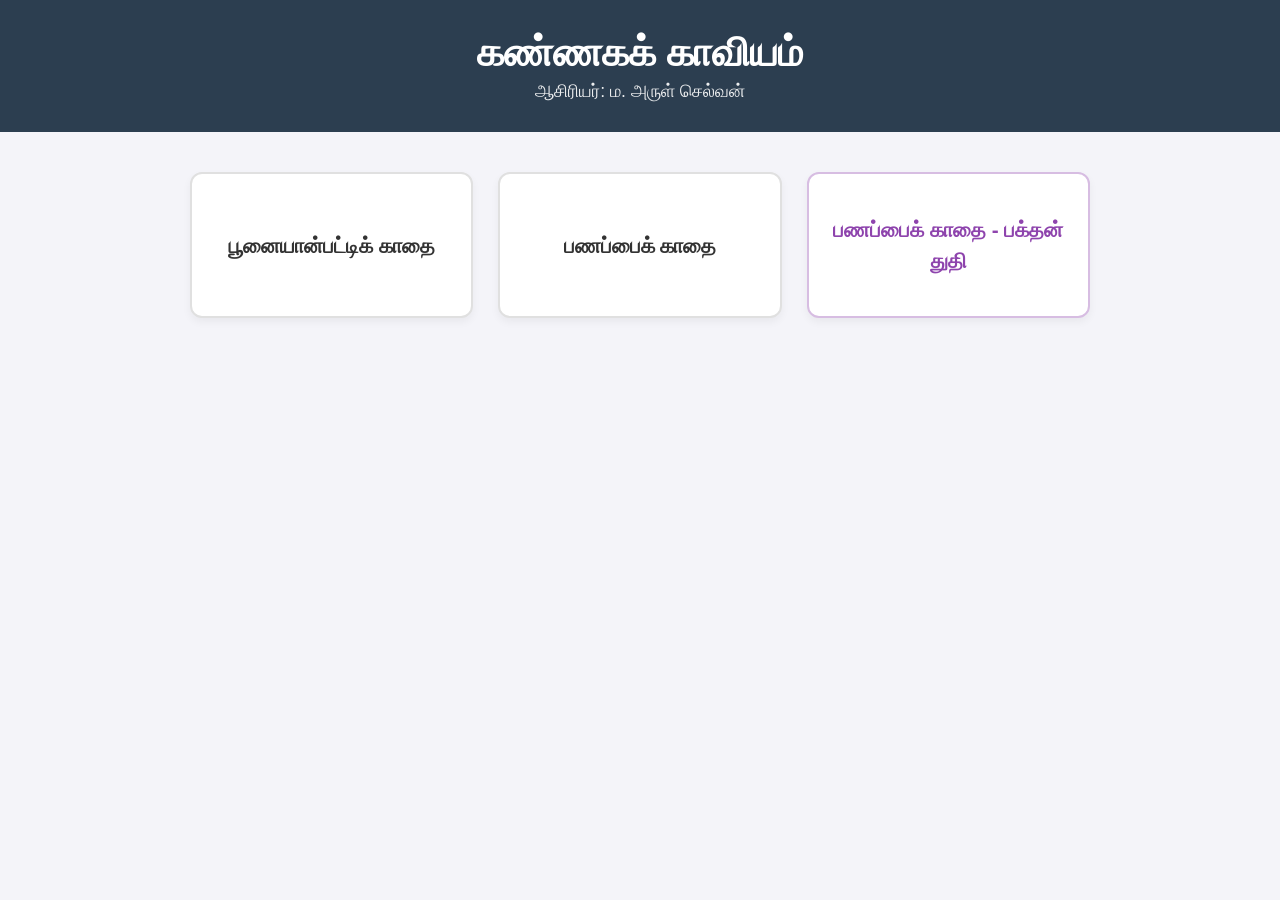
<file: index.html>
<!DOCTYPE html>
<html lang="ta">
<head>
    <meta charset="UTF-8">
    <meta name="viewport" content="width=device-width, initial-scale=1.0">
    <title>கண்ணகக் காவியம் - முகப்பு</title>
    <link rel="stylesheet" href="css/style.css">
</head>
<body>
    <header>
        <h1>கண்ணகக் காவியம்</h1>
        <p>ஆசிரியர்: ம. அருள் செல்வன்</p>
    </header>

    <main class="grid-container">
        <a href="poonaiyaan-pattikaadhai.html" class="box">
            <h2>பூனையான்பட்டிக் காதை</h2>
        </a>

        <a href="panappai-kadhai.html" class="box">
            <h2>பணப்பைக் காதை</h2>
        </a>

        <a href="bhaktan-thudhhi.html" class="box" style="border-color: #d7bde2;">
            <h2 style="color: #8e44ad;">பணப்பைக் காதை - பக்தன் துதி</h2>
        </a>
    </main>
</body>
</html>
</file>
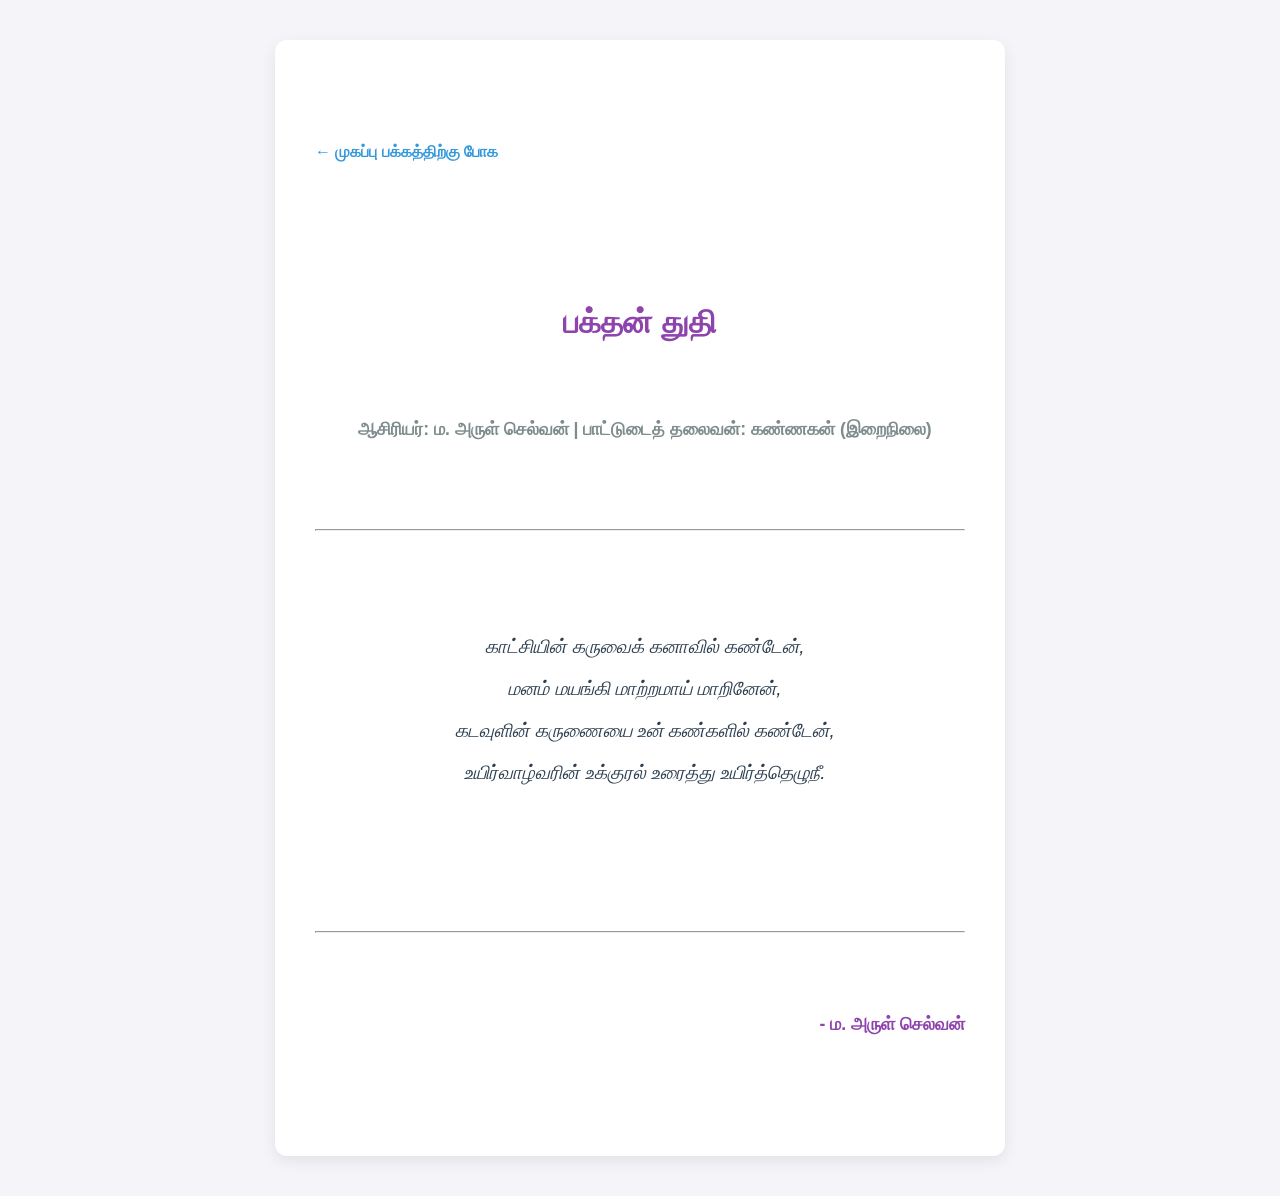
<file: bhaktan-thudhhi.html>
<!DOCTYPE html>
<html lang="ta">
<head>
    <meta charset="UTF-8">
    <meta name="viewport" content="width=device-width, initial-scale=1.0">
    <title>பக்தன் துதி - கண்ணகக் காவியம்</title>
    <link rel="stylesheet" href="css/style.css">
    <style>
        .poem-text {
            font-family: 'Arial', sans-serif;
            font-size: 1.2rem;
            line-height: 2.2;
            color: #2c3e50;
            white-space: pre-wrap;
            margin: 0;
            padding-left: 10px;
            font-style: italic;
            text-align: center;
        }
    </style>
</head>
<body>
    <div class="poem-container" style="text-align: center;">
        <a href="index.html" class="back-btn" style="display: block; text-align: left;">← முகப்பு பக்கத்திற்கு போக</a>
        
        <h1 style="color: #8e44ad; margin-bottom: 5px;">பக்தன் துதி</h1>
        <p style="font-weight: bold; color: #7f8c8d; margin-top: 0;">ஆசிரியர்: ம. அருள் செல்வன் | பாட்டுடைத் தலைவன்: கண்ணகன் (இறைநிலை)</p>
        <hr>
        
        <pre class="poem-text">
காட்சியின் கருவைக் கனாவில் கண்டேன்,
மனம் மயங்கி மாற்றமாய் மாறினேன்,
கடவுளின் கருணையை உன் கண்களில் கண்டேன்,
உயிர்வாழ்வரின் உக்குரல் உரைத்து உயிர்த்தெழுநீ.
        </pre>

        <hr>
        <p style="text-align: right; font-weight: bold; color: #8e44ad;">- ம. அருள் செல்வன்</p>
    </div>
</body>
</html>
</file>
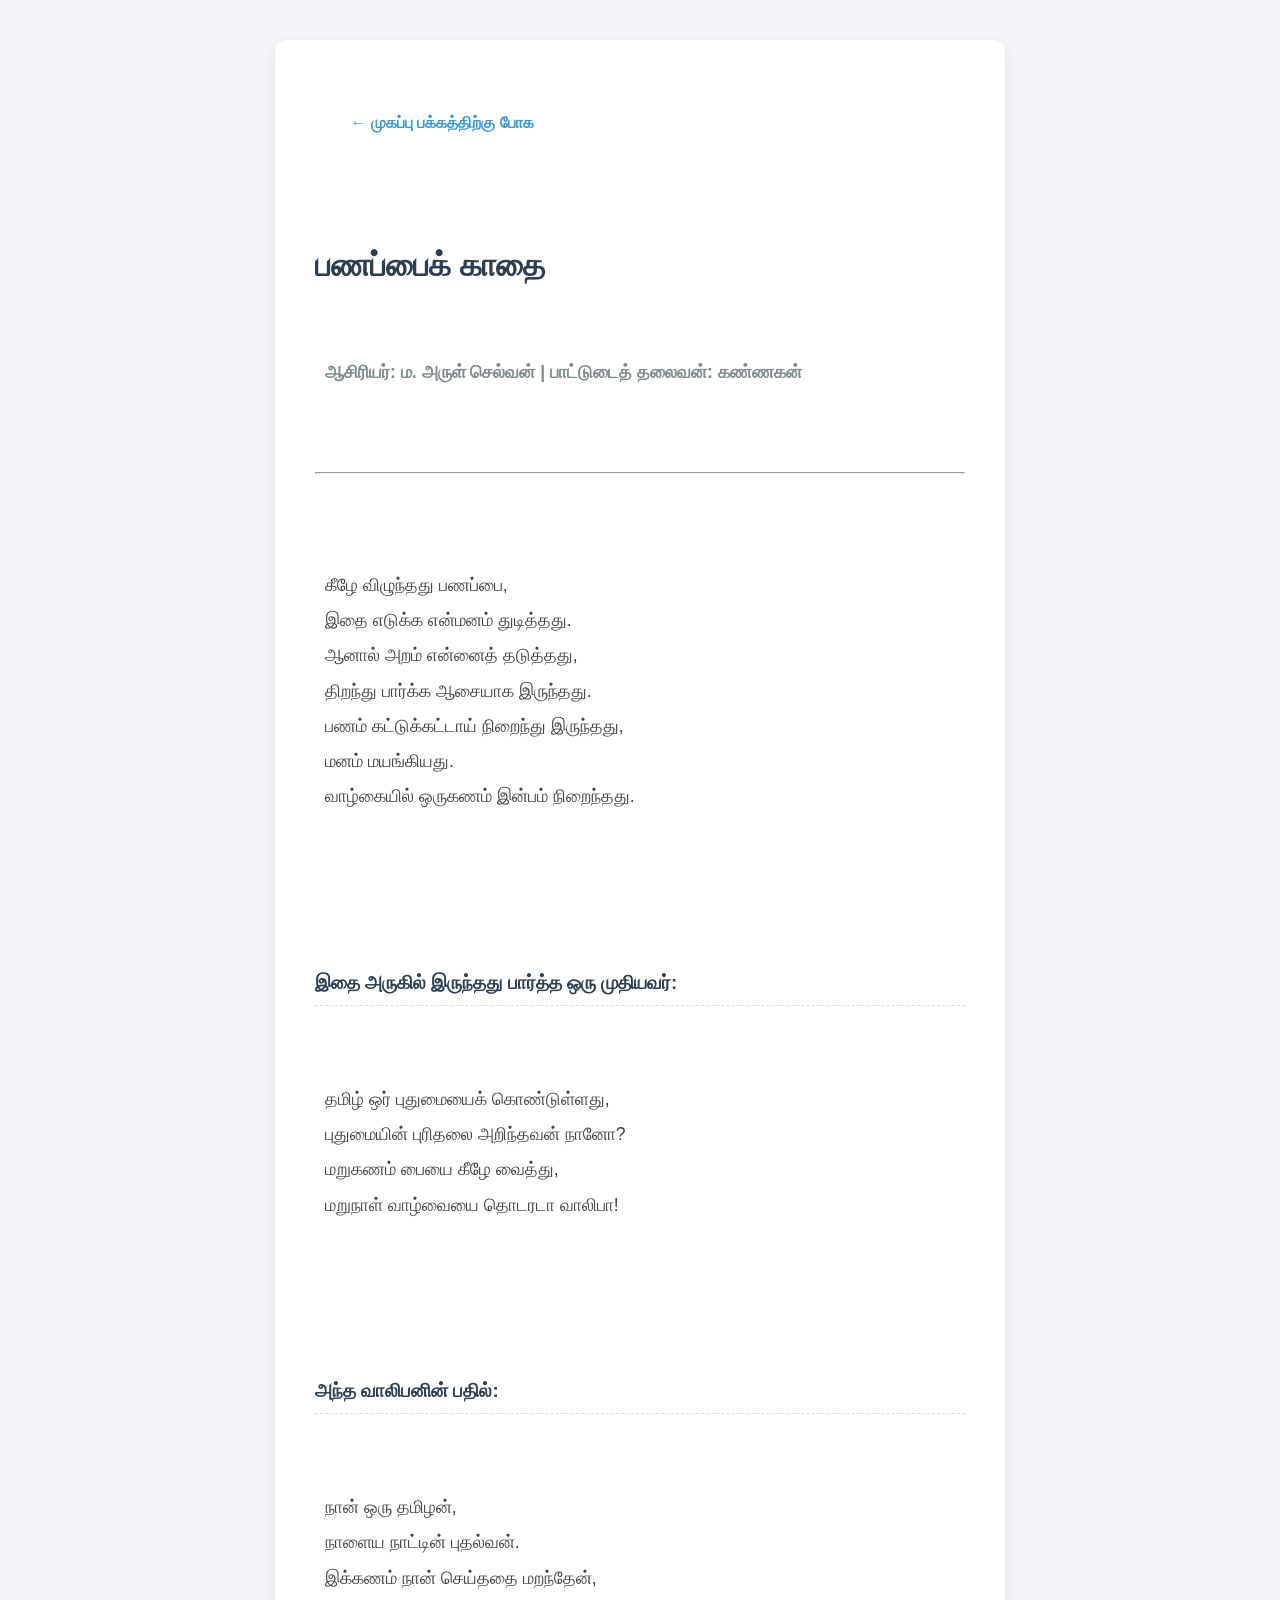
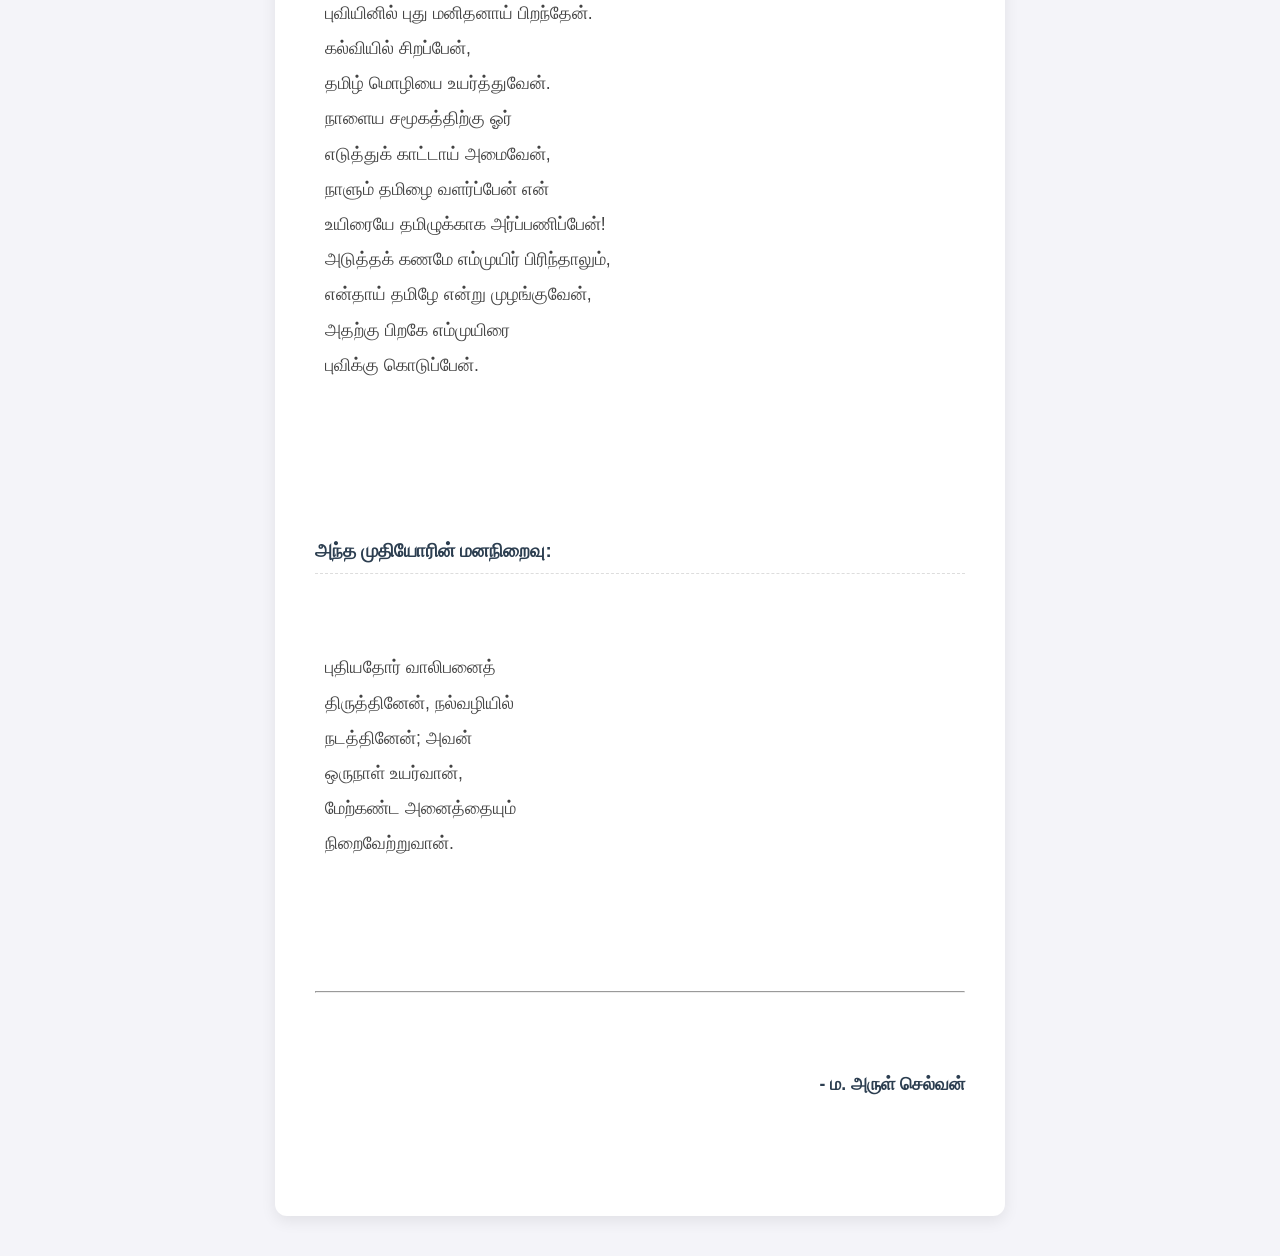
<file: panappai-kadhai.html>
<!DOCTYPE html>
<html lang="ta">
<head>
    <meta charset="UTF-8">
    <meta name="viewport" content="width=device-width, initial-scale=1.0">
    <title>பணப்பைக் காதை - கண்ணகக் காவியம்</title>
    <link rel="stylesheet" href="css/style.css">
    <style>
        /* கவிதை சீர்கள் மொபைலிலும் மாறாமல் அப்படியே நேராக இருக்க உதவும் டிசைன் */
        .poem-text {
            font-family: 'Arial', sans-serif;
            font-size: 1.1rem;
            line-height: 2;
            color: #444;
            white-space: pre-wrap;
            margin: 0;
            padding-left: 10px;
        }
    </style>
</head>
<body>
    <div class="poem-container">
        <a href="index.html" class="back-btn">← முகப்பு பக்கத்திற்கு போக</a>
        
        <h1 style="color: #2c3e50; margin-bottom: 5px;">பணப்பைக் காதை</h1>
        <p style="font-weight: bold; color: #7f8c8d; margin-top: 0;">ஆசிரியர்: ம. அருள் செல்வன் | பாட்டுடைத் தலைவன்: கண்ணகன்</p>
        <hr>
        
        <pre class="poem-text">
கீழே விழுந்தது பணப்பை,
இதை எடுக்க என்மனம் துடித்தது.
ஆனால் அறம் என்னைத் தடுத்தது,
திறந்து பார்க்க ஆசையாக இருந்தது.
பணம் கட்டுக்கட்டாய் நிறைந்து இருந்தது,
மனம் மயங்கியது.
வாழ்கையில் ஒருகணம் இன்பம் நிறைந்தது.
        </pre>

        <h3>இதை அருகில் இருந்தது பார்த்த ஒரு முதியவர்:</h3>
        <pre class="poem-text">
தமிழ் ஒர் புதுமையைக் கொண்டுள்ளது,
புதுமையின் புரிதலை அறிந்தவன் நானோ?
மறுகணம் பையை கீழே வைத்து,
மறுநாள் வாழ்வையை தொடரடா வாலிபா!
        </pre>

        <h3>அந்த வாலிபனின் பதில்:</h3>
        <pre class="poem-text">
நான் ஒரு தமிழன்,
நாளைய நாட்டின் புதல்வன்.
இக்கணம் நான் செய்ததை மறந்தேன்,
புவியினில் புது மனிதனாய் பிறந்தேன்.
கல்வியில் சிறப்பேன்,
தமிழ் மொழியை உயர்த்துவேன்.
நாளைய சமூகத்திற்கு ஓர்
எடுத்துக் காட்டாய் அமைவேன்,
நாளும் தமிழை வளர்ப்பேன் என்
உயிரையே தமிழுக்காக அர்ப்பணிப்பேன்!
அடுத்தக் கணமே எம்முயிர் பிரிந்தாலும்,
என்தாய் தமிழே என்று முழங்குவேன்,
அதற்கு பிறகே எம்முயிரை
புவிக்கு கொடுப்பேன்.
        </pre>

        <h3>அந்த முதியோரின் மனநிறைவு:</h3>
        <pre class="poem-text">
புதியதோர் வாலிபனைத்
திருத்தினேன், நல்வழியில்
நடத்தினேன்; அவன்
ஒருநாள் உயர்வான்,
மேற்கண்ட அனைத்தையும்
நிறைவேற்றுவான்.
        </pre>

        <hr>
        <p style="text-align: right; font-weight: bold; color: #2c3e50;">- ம. அருள் செல்வன்</p>
    </div>
</body>
</html>
</file>
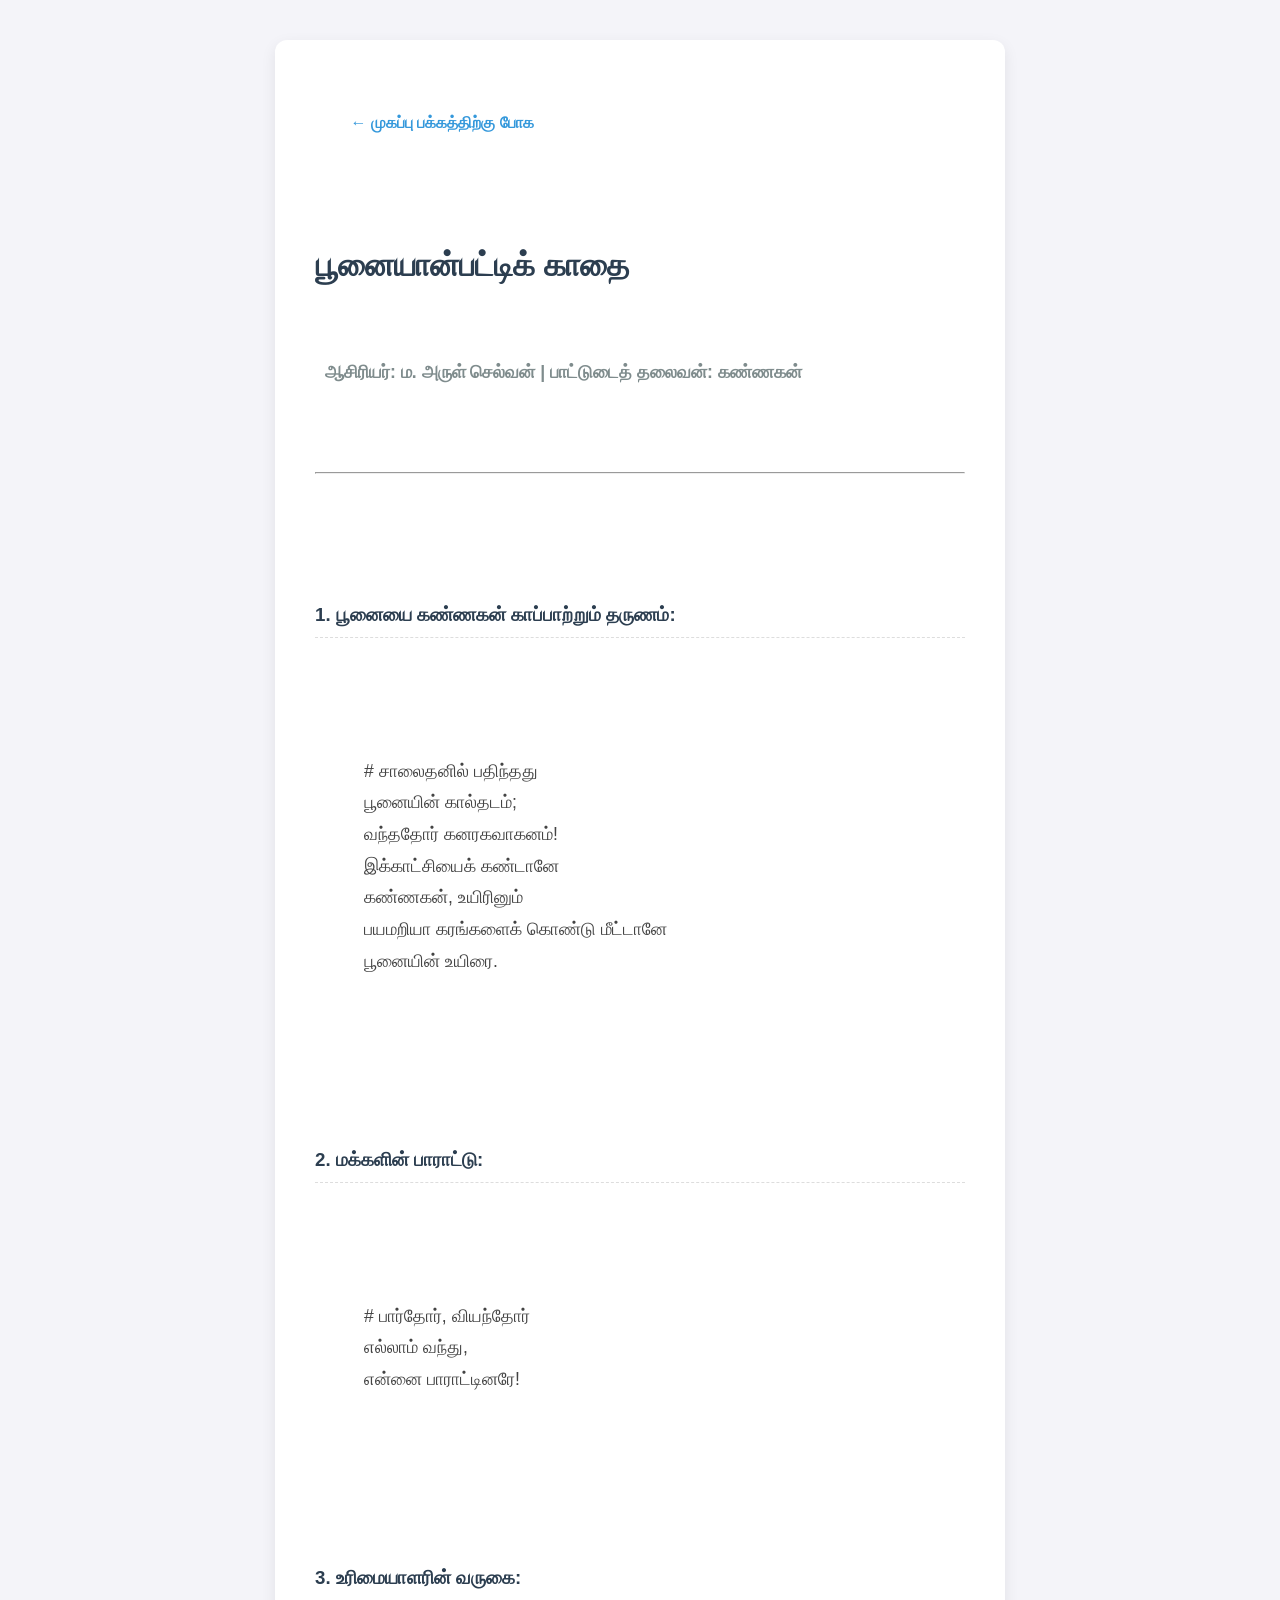
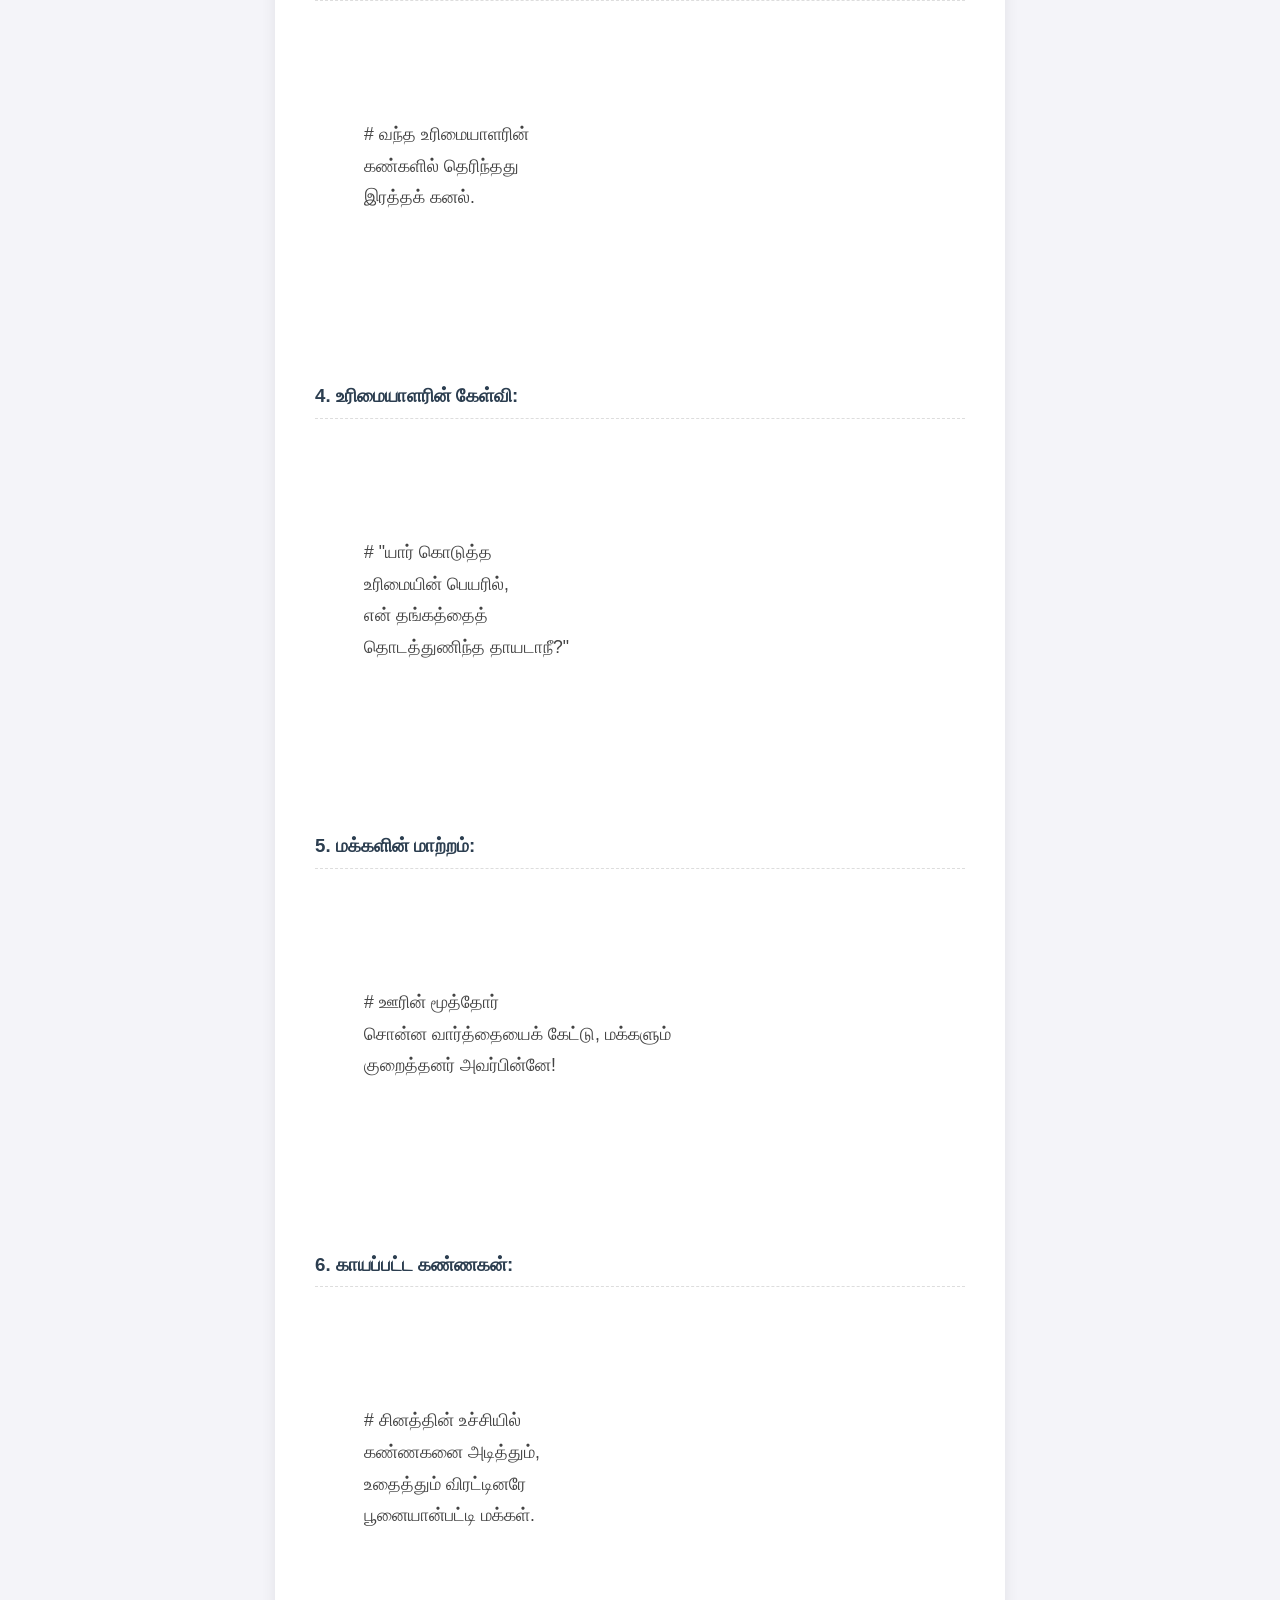
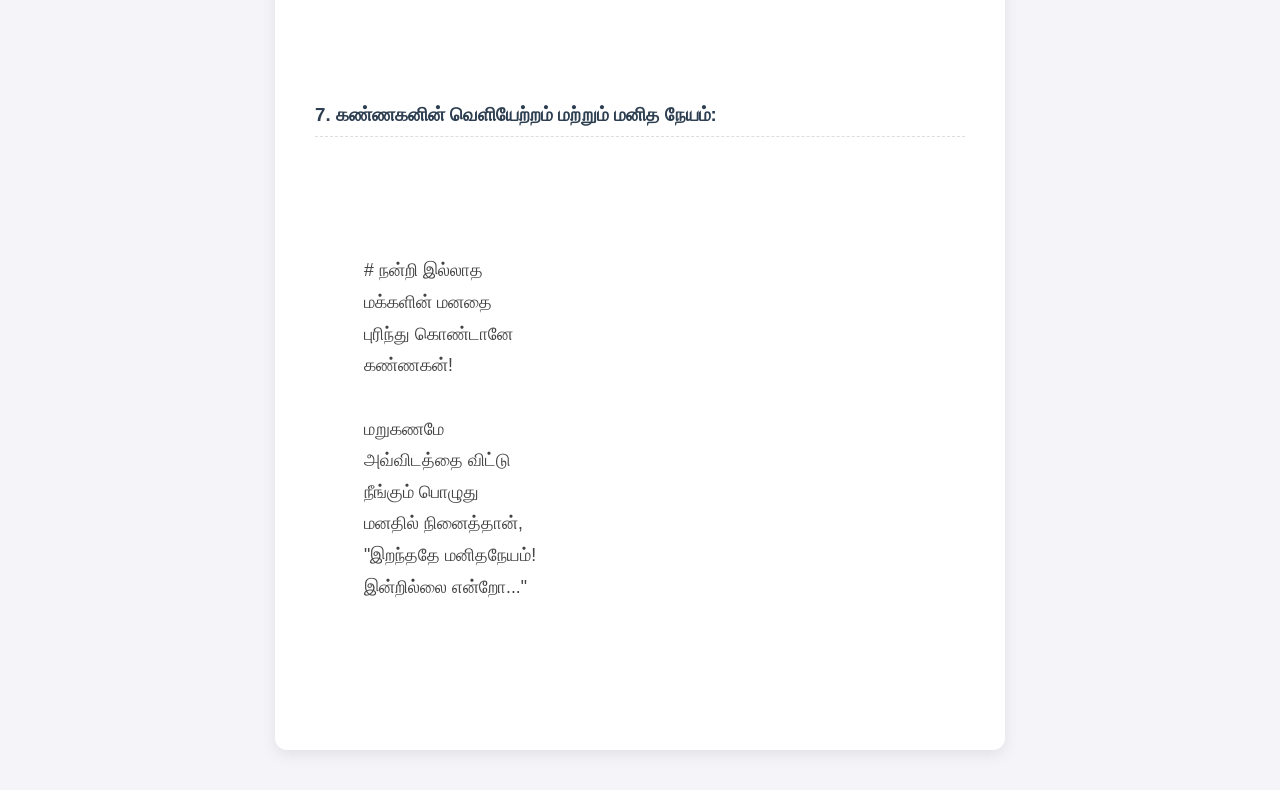
<file: poonaiyaan-pattikaadhai.html>
<!DOCTYPE html>
<html lang="ta">
<head>
    <meta charset="UTF-8">
    <meta name="viewport" content="width=device-width, initial-scale=1.0">
    <title>பூனையான்பட்டிக் காதை - கண்ணகக் காவியம்</title>
    <link rel="stylesheet" href="css/style.css">
</head>
<body>
    <div class="poem-container">
        <a href="index.html" class="back-btn">← முகப்பு பக்கத்திற்கு போக</a>
        
        <h1 style="color: #2c3e50; margin-bottom: 5px;">பூனையான்பட்டிக் காதை</h1>
        <p style="font-weight: bold; color: #7f8c8d; margin-top: 0;">ஆசிரியர்: ம. அருள் செல்வன் | பாட்டுடைத் தலைவன்: கண்ணகன்</p>
        <hr>
        
        <h3>1. பூனையை கண்ணகன் காப்பாற்றும் தருணம்:</h3>
        <p>
        # சாலைதனில் பதிந்தது
        பூனையின் கால்தடம்;
        வந்ததோர் கனரகவாகனம்!
        இக்காட்சியைக் கண்டானே
        கண்ணகன், உயிரினும்
        பயமறியா கரங்களைக் கொண்டு மீட்டானே
        பூனையின் உயிரை.
        </p>

        <h3>2. மக்களின் பாராட்டு:</h3>
        <p>
        # பார்தோர், வியந்தோர்
        எல்லாம் வந்து,
        என்னை பாராட்டினரே!
        </p>

        <h3>3. உரிமையாளரின் வருகை:</h3>
        <p>
        # வந்த உரிமையாளரின்
        கண்களில் தெரிந்தது
        இரத்தக் கனல்.
        </p>

        <h3>4. உரிமையாளரின் கேள்வி:</h3>
        <p>
        # "யார் கொடுத்த
        உரிமையின் பெயரில்,
        என் தங்கத்தைத்
        தொடத்துணிந்த தாயடாநீ?"
        </p>

        <h3>5. மக்களின் மாற்றம்:</h3>
        <p>
        # ஊரின் மூத்தோர்
        சொன்ன வார்த்தையைக் கேட்டு, மக்களும்
        குறைத்தனர் அவர்பின்னே!
        </p>

        <h3>6. காயப்பட்ட கண்ணகன்:</h3>
        <p>
        # சினத்தின் உச்சியில்
        கண்ணகனை அடித்தும்,
        உதைத்தும் விரட்டினரே
        பூனையான்பட்டி மக்கள்.
        </p>

        <h3>7. கண்ணகனின் வெளியேற்றம் மற்றும் மனித நேயம்:</h3>
        <p>
        # நன்றி இல்லாத
        மக்களின் மனதை
        புரிந்து கொண்டானே
        கண்ணகன்!
        
        மறுகணமே
        அவ்விடத்தை விட்டு
        நீங்கும் பொழுது
        மனதில் நினைத்தான்,
        "இறந்ததே மனிதநேயம்!
        இன்றில்லை என்றோ..."
        </p>
    </div>
</body>
</html>
</file>
<file: css/style.css>
body {
    font-family: 'Arial', sans-serif;
    background-color: #f4f4f9;
    margin: 0;
    padding: 0;
    text-align: center;
}
header {
    background-color: #2c3e50;
    color: white;
    padding: 30px 0;
}
header h1 {
    margin: 0;
    font-size: 2.5rem;
}
header p {
    margin: 5px 0 0 0;
    font-size: 1.1rem;
    opacity: 0.9;
}
.grid-container {
    display: grid;
    grid-template-columns: repeat(auto-fit, minmax(280px, 1fr));
    gap: 25px;
    padding: 40px;
    max-width: 900px;
    margin: 0 auto;
}
.box {
    background-color: white;
    border: 2px solid #e0e0e0;
    border-radius: 12px;
    padding: 40px 20px;
    text-decoration: none;
    color: #333;
    box-shadow: 0 4px 8px rgba(0,0,0,0.05);
    transition: all 0.3s ease;
    display: flex;
    align-items: center;
    justify-content: center;
    font-weight: bold;
}
.box:hover {
    transform: translateY(-5px);
    border-color: #3498db;
    background-color: #eaf2f8;
    box-shadow: 0 6px 15px rgba(52, 152, 219, 0.2);
}
.box h2 {
    font-size: 1.3rem;
    margin: 0;
    line-height: 1.5;
}
.poem-container {
    max-width: 650px;
    margin: 40px auto;
    background: white;
    padding: 40px;
    border-radius: 12px;
    box-shadow: 0 5px 15px rgba(0,0,0,0.08);
    text-align: left;
    line-height: 1.8;
    /* கவிதை வரிகள் மாறாமல் அப்படியே நேராக வர உதவும் முக்கிய பகுதி */
    white-space: pre-wrap; 
}
.back-btn {
    display: inline-block;
    margin-bottom: 20px;
    text-decoration: none;
    color: #3498db;
    font-weight: bold;
}
.poem-container h3 {
    color: #2c3e50;
    margin-top: 30px;
    border-bottom: 1px dashed #ddd;
    padding-bottom: 5px;
}
.poem-container p {
    font-size: 1.1rem;
    color: #444;
    padding-left: 10px;
    margin-top: 10px;
}
</file>
